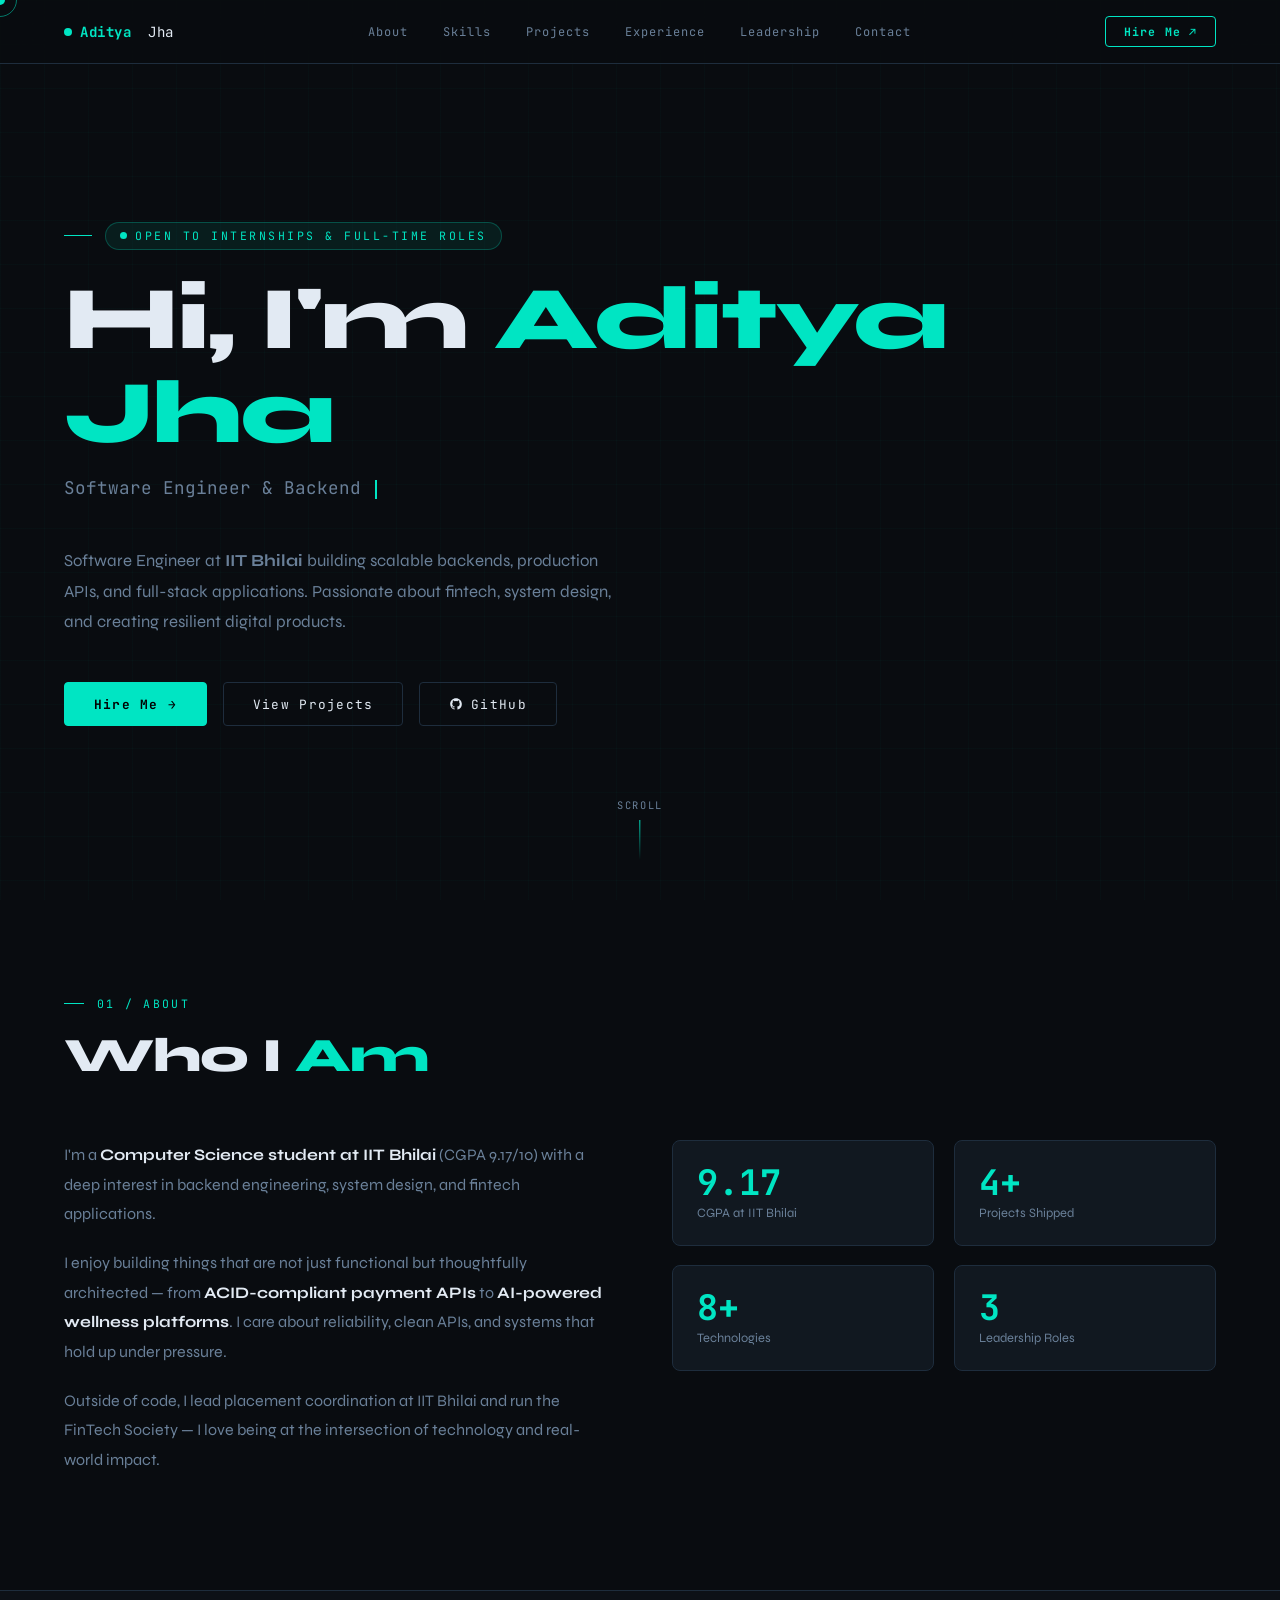
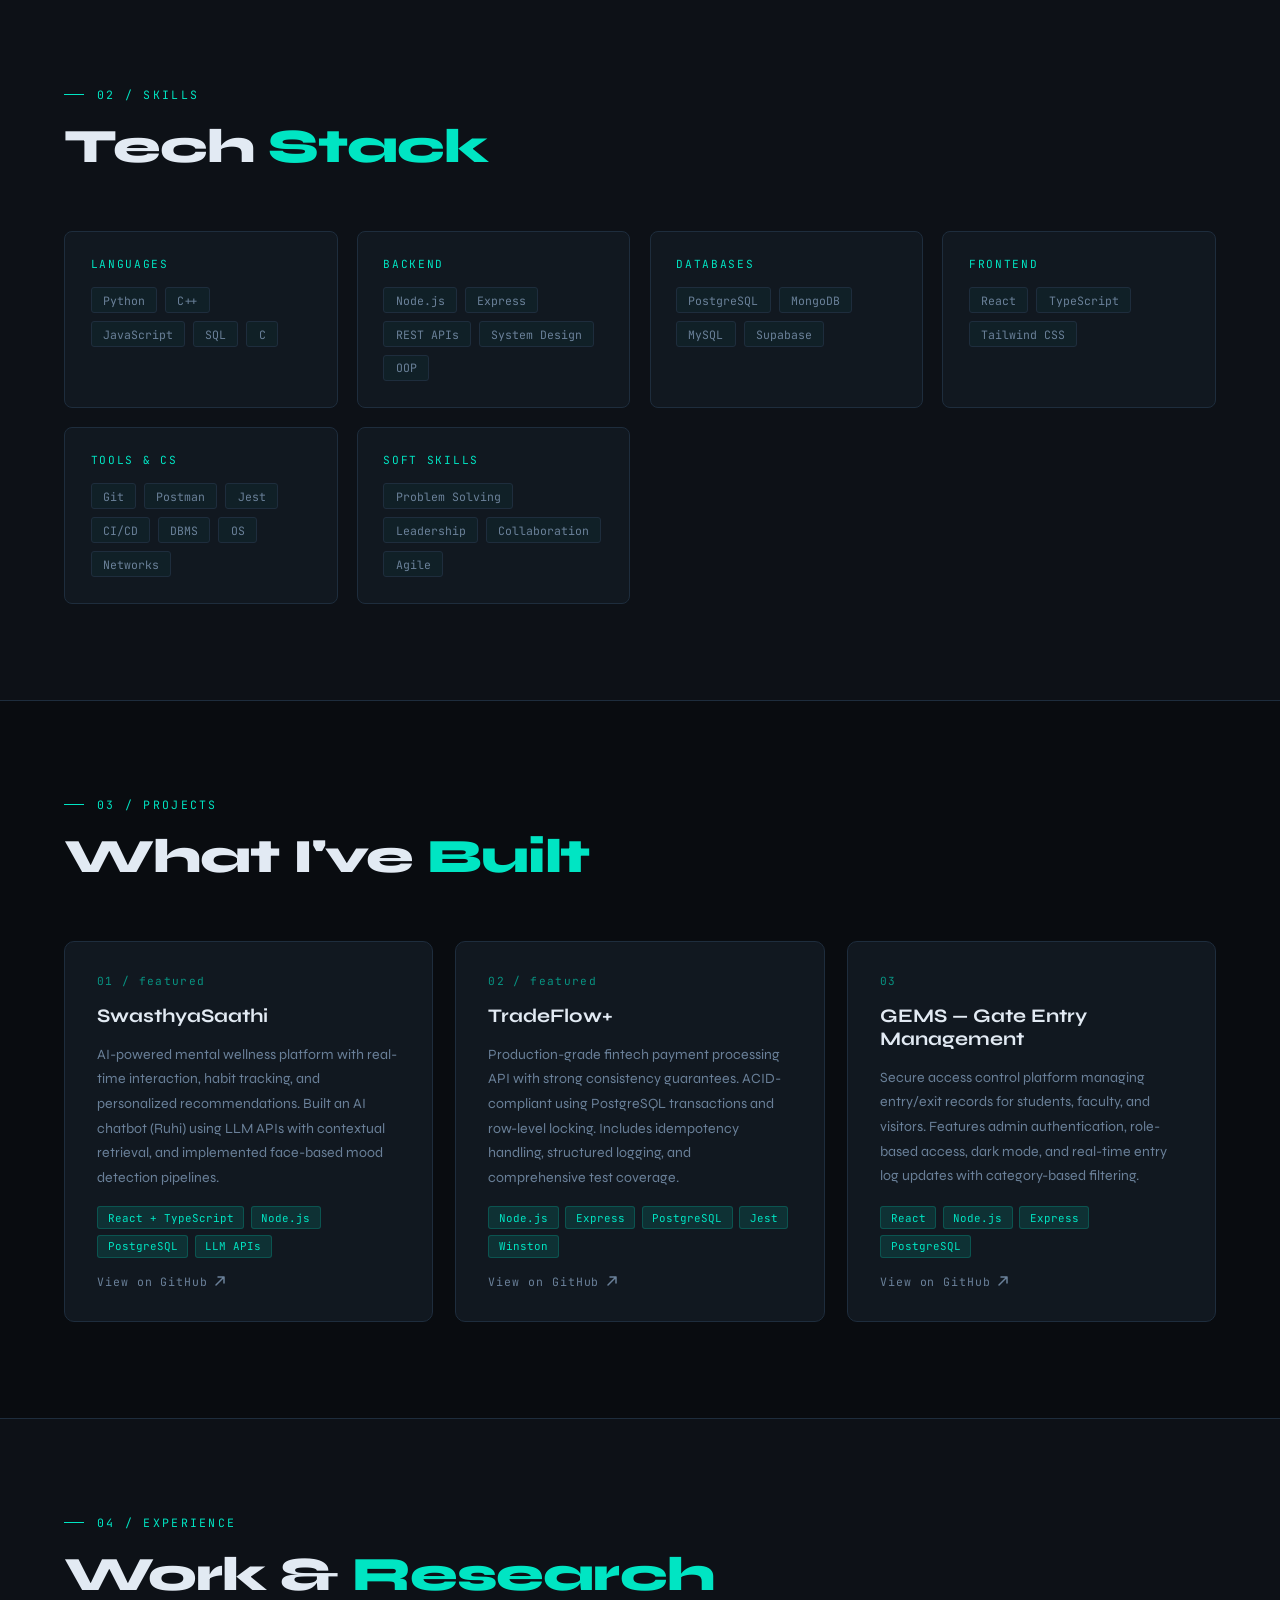
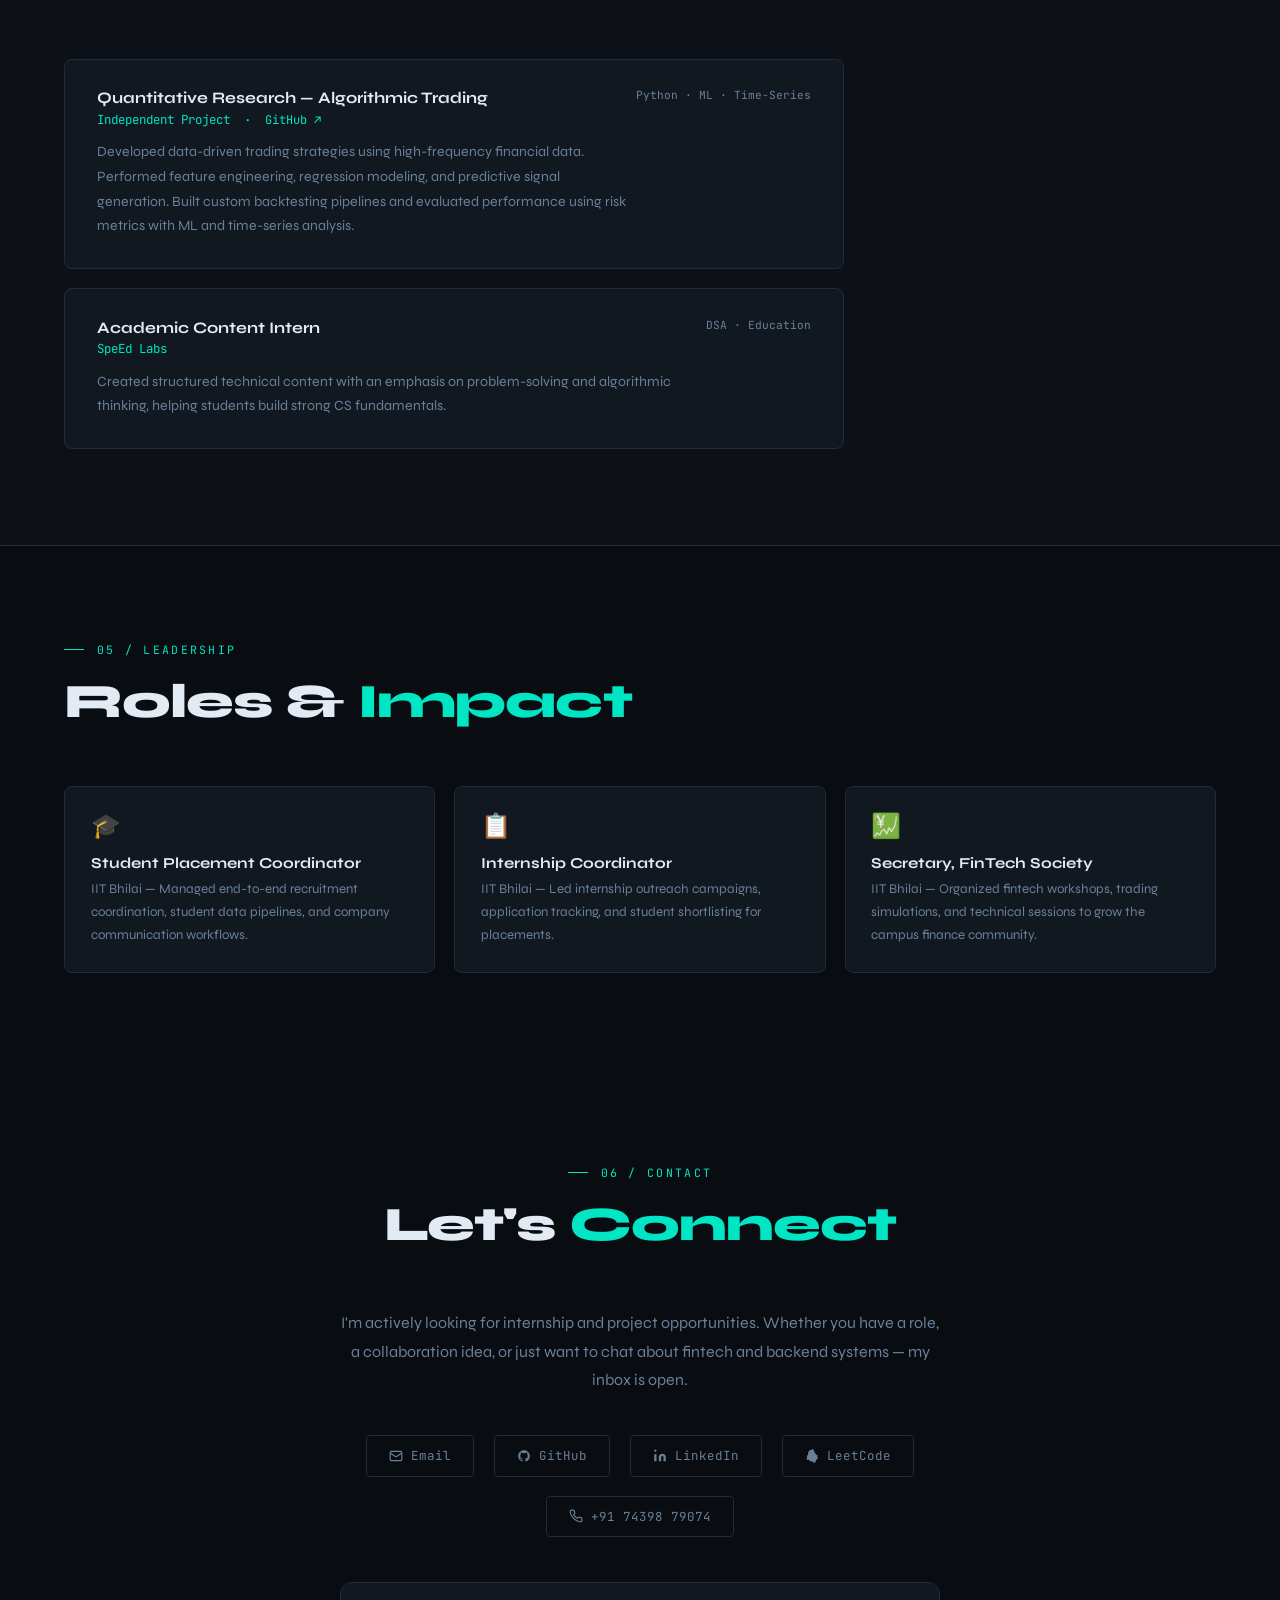
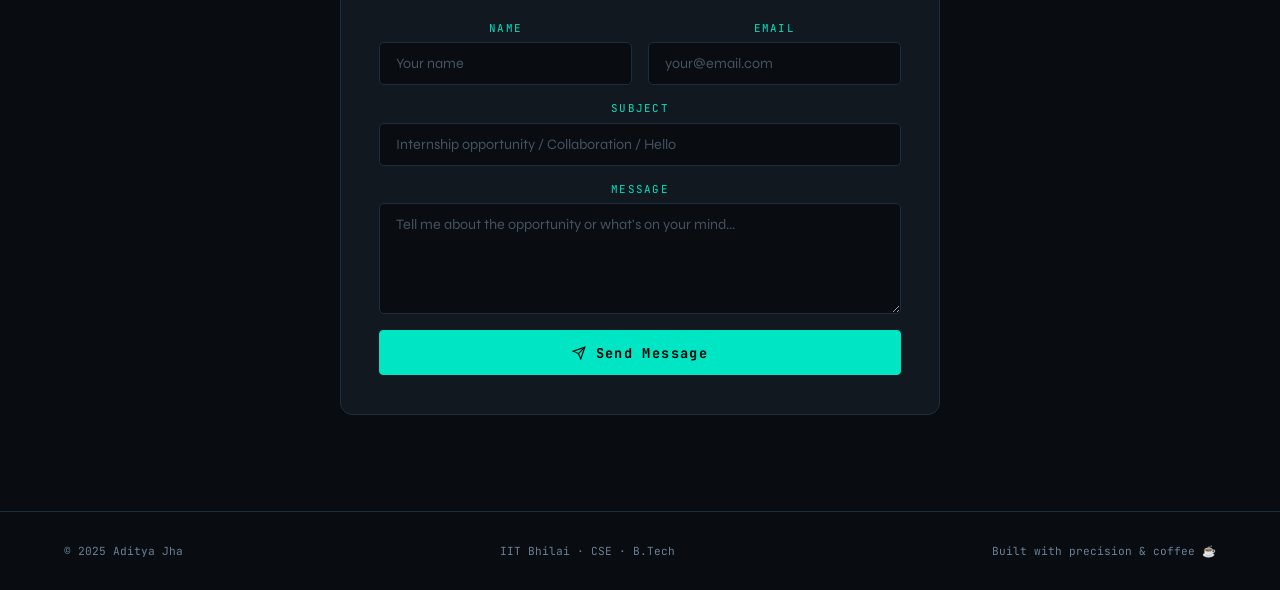
<file: portfolio.html>
<!DOCTYPE html>
<html lang="en">
<head>
<meta charset="UTF-8" />
<meta name="viewport" content="width=device-width, initial-scale=1.0"/>
<title>Aditya Jha — Software Engineer</title>
<link href="https://fonts.googleapis.com/css2?family=JetBrains+Mono:wght@300;400;500;700&family=Syne:wght@400;600;700;800&display=swap" rel="stylesheet"/>
<style>
  :root {
    --bg: #090c10;
    --bg2: #0d1117;
    --card: #111820;
    --border: #1e2d3d;
    --accent: #00e5c3;
    --accent2: #0ff;
    --accent-dim: rgba(0,229,195,0.12);
    --text: #e2eaf3;
    --muted: #6a8099;
    --mono: 'JetBrains Mono', monospace;
    --sans: 'Syne', sans-serif;
  }
  *, *::before, *::after { box-sizing: border-box; margin: 0; padding: 0; }
  html { scroll-behavior: smooth; }

  body {
    background: var(--bg);
    color: var(--text);
    font-family: var(--sans);
    overflow-x: hidden;
    cursor: none;
  }

  /* Custom cursor */
  .cursor {
    position: fixed; width: 10px; height: 10px;
    background: var(--accent); border-radius: 50%;
    pointer-events: none; z-index: 9999;
    transform: translate(-50%,-50%);
    transition: transform .1s, width .2s, height .2s, background .2s;
  }
  .cursor-ring {
    position: fixed; width: 34px; height: 34px;
    border: 1.5px solid var(--accent); border-radius: 50%;
    pointer-events: none; z-index: 9998;
    transform: translate(-50%,-50%);
    transition: transform .18s ease, width .2s, height .2s, opacity .2s;
    opacity: 0.5;
  }
  body:has(a:hover) .cursor { width: 16px; height: 16px; background: var(--accent2); }
  body:has(a:hover) .cursor-ring { width: 48px; height: 48px; opacity: 1; }

  /* Grid background */
  body::before {
    content: '';
    position: fixed; inset: 0;
    background-image:
      linear-gradient(rgba(0,229,195,0.025) 1px, transparent 1px),
      linear-gradient(90deg, rgba(0,229,195,0.025) 1px, transparent 1px);
    background-size: 44px 44px;
    pointer-events: none; z-index: 0;
  }

  /* NAV */
  nav {
    position: fixed; top: 0; left: 0; right: 0; z-index: 100;
    display: flex; align-items: center; justify-content: space-between;
    padding: 0 4rem; height: 64px;
    background: rgba(9,12,16,0.92);
    backdrop-filter: blur(20px);
    border-bottom: 1px solid var(--border);
    transition: box-shadow .3s;
  }
  nav.scrolled { box-shadow: 0 4px 40px rgba(0,0,0,.5); }
  .nav-logo {
    font-family: var(--mono); font-size: .88rem; color: var(--text);
    letter-spacing: .04em; text-decoration: none; display: flex; align-items: center; gap: .5rem;
  }
  .nav-logo .logo-dot { width: 8px; height: 8px; border-radius: 50%; background: var(--accent); display: inline-block; animation: pulse 2s ease-in-out infinite; }
  @keyframes pulse { 0%,100%{box-shadow:0 0 0 0 rgba(0,229,195,.5)} 50%{box-shadow:0 0 0 6px rgba(0,229,195,0)} }
  .nav-logo strong { color: var(--accent); }
  .nav-center { display: flex; gap: 0; list-style: none; }
  .nav-center a {
    font-family: var(--mono); font-size: .75rem; color: var(--muted);
    text-decoration: none; letter-spacing: .08em; padding: .5rem 1.1rem;
    border-radius: 4px; transition: color .2s, background .2s; display: block;
    position: relative;
  }
  .nav-center a::after {
    content: ''; position: absolute; bottom: 2px; left: 50%; transform: translateX(-50%);
    width: 0; height: 1.5px; background: var(--accent); transition: width .25s;
    border-radius: 2px;
  }
  .nav-center a:hover, .nav-center a.active { color: var(--text); }
  .nav-center a:hover::after, .nav-center a.active::after { width: calc(100% - 2.2rem); }
  .nav-center a.active { color: var(--accent); }
  .nav-right { display: flex; align-items: center; gap: 1rem; }
  .nav-hire {
    font-family: var(--mono); font-size: .72rem; font-weight: 700; letter-spacing: .1em;
    padding: .45rem 1.1rem; border-radius: 4px; border: 1.5px solid var(--accent);
    color: var(--accent); text-decoration: none; transition: all .2s;
  }
  .nav-hire:hover { background: var(--accent); color: #000; }

  /* HAMBURGER */
  .hamburger { display: none; flex-direction: column; gap: 5px; cursor: none; background: none; border: none; padding: 4px; }
  .hamburger span { display: block; width: 22px; height: 2px; background: var(--text); border-radius: 2px; transition: all .3s; }
  .hamburger.open span:nth-child(1) { transform: translateY(7px) rotate(45deg); }
  .hamburger.open span:nth-child(2) { opacity: 0; }
  .hamburger.open span:nth-child(3) { transform: translateY(-7px) rotate(-45deg); }

  /* MOBILE MENU */
  .mobile-menu {
    display: none; position: fixed; top: 64px; left: 0; right: 0;
    background: rgba(9,12,16,0.97); backdrop-filter: blur(20px);
    border-bottom: 1px solid var(--border); z-index: 99;
    flex-direction: column; padding: 1.5rem 2rem 2rem;
    gap: .2rem;
  }
  .mobile-menu.open { display: flex; }
  .mobile-menu a {
    font-family: var(--mono); font-size: .85rem; color: var(--muted);
    text-decoration: none; padding: .75rem 0; border-bottom: 1px solid var(--border);
    transition: color .2s; letter-spacing: .08em;
  }
  .mobile-menu a:last-child { border-bottom: none; margin-top: .5rem; color: var(--accent); }
  .mobile-menu a:hover { color: var(--accent); }


  /* HERO */
  .hero {
    min-height: 100vh; display: flex; align-items: center;
    padding: 7rem 4rem 4rem;
    position: relative; z-index: 1;
  }
  .hero-inner { max-width: 900px; }
  .hero-tag {
    font-family: var(--mono); font-size: .78rem; color: var(--accent);
    letter-spacing: .2em; text-transform: uppercase;
    margin-bottom: 1.4rem; display: flex; align-items: center; gap: .8rem;
  }
  .hero-tag::before {
    content: ''; display: block; width: 28px; height: 1px; background: var(--accent);
  }
  .hero h1 {
    font-size: clamp(3rem, 7vw, 6rem);
    font-weight: 800; line-height: 1.05;
    letter-spacing: -.02em;
    margin-bottom: 1rem;
  }
  .hero h1 .name-accent { color: var(--accent); }
  .hero-subtitle {
    font-family: var(--mono); font-size: clamp(.9rem, 1.8vw, 1.1rem);
    color: var(--muted); margin-bottom: 2.4rem;
    min-height: 1.8em;
  }
  .cursor-blink {
    display: inline-block; width: 2px; height: 1.1em;
    background: var(--accent); margin-left: 3px;
    vertical-align: middle; animation: blink 1s step-end infinite;
  }
  @keyframes blink { 50% { opacity: 0; } }

  .hero-desc {
    font-size: 1.05rem; color: var(--muted); max-width: 560px;
    line-height: 1.8; margin-bottom: 2.8rem;
  }
  .hero-cta { display: flex; gap: 1rem; flex-wrap: wrap; }
  .btn {
    font-family: var(--mono); font-size: .8rem; letter-spacing: .1em;
    padding: .8rem 1.8rem; border-radius: 4px; text-decoration: none;
    transition: all .22s; cursor: none;
  }
  .btn-primary {
    background: var(--accent); color: #000; font-weight: 700;
    border: 1.5px solid var(--accent);
  }
  .btn-primary:hover { background: transparent; color: var(--accent); }
  .btn-ghost {
    background: transparent; color: var(--text);
    border: 1.5px solid var(--border);
  }
  .btn-ghost:hover { border-color: var(--accent); color: var(--accent); }

  .hero-scroll {
    position: absolute; bottom: 2.5rem; left: 50%; transform: translateX(-50%);
    display: flex; flex-direction: column; align-items: center; gap: .5rem;
    font-family: var(--mono); font-size: .65rem; color: var(--muted); letter-spacing: .15em;
    animation: float 2.5s ease-in-out infinite;
  }
  .hero-scroll::after {
    content: ''; display: block; width: 1px; height: 40px;
    background: linear-gradient(to bottom, var(--accent), transparent);
  }
  @keyframes float { 0%,100%{transform:translateX(-50%) translateY(0)} 50%{transform:translateX(-50%) translateY(-8px)} }

  /* SECTION BASE */
  section { padding: 6rem 4rem; position: relative; z-index: 1; }
  .section-label {
    font-family: var(--mono); font-size: .72rem; color: var(--accent);
    letter-spacing: .2em; text-transform: uppercase;
    display: flex; align-items: center; gap: .8rem; margin-bottom: 1rem;
  }
  .section-label::before { content: ''; display: block; width: 20px; height: 1px; background: var(--accent); }
  .section-title {
    font-size: clamp(2rem, 4vw, 3rem); font-weight: 800;
    letter-spacing: -.02em; margin-bottom: 3.5rem;
  }
  .section-title span { color: var(--accent); }

  /* ABOUT */
  .about-grid {
    display: grid; grid-template-columns: 1fr 1fr; gap: 4rem; align-items: start;
  }
  .about-text p { color: var(--muted); line-height: 1.85; margin-bottom: 1.2rem; font-size: 1rem; }
  .about-text p strong { color: var(--text); }
  .about-stats {
    display: grid; grid-template-columns: 1fr 1fr; gap: 1.2rem;
  }
  .stat-card {
    background: var(--card); border: 1px solid var(--border);
    border-radius: 8px; padding: 1.5rem;
    transition: border-color .2s, transform .2s;
  }
  .stat-card:hover { border-color: var(--accent); transform: translateY(-3px); }
  .stat-num {
    font-family: var(--mono); font-size: 2.2rem; font-weight: 700;
    color: var(--accent); line-height: 1;
  }
  .stat-label { font-size: .8rem; color: var(--muted); margin-top: .3rem; }

  /* SKILLS */
  #skills { background: var(--bg2); border-top: 1px solid var(--border); border-bottom: 1px solid var(--border); }
  .skills-grid { display: grid; grid-template-columns: repeat(auto-fit, minmax(220px, 1fr)); gap: 1.2rem; }
  .skill-group {
    background: var(--card); border: 1px solid var(--border);
    border-radius: 8px; padding: 1.6rem;
    transition: border-color .2s, transform .2s;
  }
  .skill-group:hover { border-color: var(--accent); transform: translateY(-4px); }
  .skill-group-title {
    font-family: var(--mono); font-size: .7rem; color: var(--accent);
    letter-spacing: .15em; text-transform: uppercase; margin-bottom: 1rem;
  }
  .skill-tags { display: flex; flex-wrap: wrap; gap: .5rem; }
  .skill-tag {
    font-family: var(--mono); font-size: .72rem; padding: .28rem .7rem;
    border: 1px solid var(--border); border-radius: 3px; color: var(--muted);
    background: rgba(0,229,195,0.04); transition: all .15s;
  }
  .skill-group:hover .skill-tag { border-color: rgba(0,229,195,0.3); color: var(--text); }

  /* PROJECTS */
  .projects-grid { display: grid; grid-template-columns: repeat(auto-fit, minmax(340px, 1fr)); gap: 1.4rem; }
  .project-card {
    background: var(--card); border: 1px solid var(--border);
    border-radius: 10px; padding: 2rem; position: relative; overflow: hidden;
    transition: border-color .25s, transform .25s;
    display: flex; flex-direction: column; gap: 1rem;
  }
  .project-card::before {
    content: ''; position: absolute; top: 0; left: 0; right: 0; height: 2px;
    background: linear-gradient(90deg, transparent, var(--accent), transparent);
    opacity: 0; transition: opacity .3s;
  }
  .project-card:hover { border-color: rgba(0,229,195,0.4); transform: translateY(-6px); }
  .project-card:hover::before { opacity: 1; }
  .project-num {
    font-family: var(--mono); font-size: .7rem; color: var(--accent);
    letter-spacing: .12em; opacity: .6;
  }
  .project-title { font-size: 1.2rem; font-weight: 700; color: var(--text); }
  .project-desc { font-size: .88rem; color: var(--muted); line-height: 1.75; flex: 1; }
  .project-stack { display: flex; flex-wrap: wrap; gap: .4rem; }
  .stack-tag {
    font-family: var(--mono); font-size: .68rem;
    padding: .2rem .6rem; border-radius: 3px;
    background: var(--accent-dim); color: var(--accent);
    border: 1px solid rgba(0,229,195,0.2);
  }
  .project-link {
    font-family: var(--mono); font-size: .72rem; color: var(--muted);
    text-decoration: none; letter-spacing: .08em;
    display: inline-flex; align-items: center; gap: .4rem;
    transition: color .2s;
  }
  .project-link:hover { color: var(--accent); }
  .project-link svg { transition: transform .2s; }
  .project-link:hover svg { transform: translate(3px,-3px); }

  /* EXPERIENCE */
  #experience { background: var(--bg2); border-top: 1px solid var(--border); border-bottom: 1px solid var(--border); }
  .exp-list { display: flex; flex-direction: column; gap: 1.2rem; max-width: 780px; }
  .exp-card {
    background: var(--card); border: 1px solid var(--border);
    border-radius: 8px; padding: 1.8rem 2rem;
    display: grid; grid-template-columns: 1fr auto;
    gap: .5rem; align-items: start;
    transition: border-color .2s, transform .2s;
  }
  .exp-card:hover { border-color: var(--accent); transform: translateX(6px); }
  .exp-role { font-size: 1rem; font-weight: 700; }
  .exp-org { font-family: var(--mono); font-size: .78rem; color: var(--accent); margin-top: .2rem; }
  .exp-desc { font-size: .88rem; color: var(--muted); line-height: 1.75; margin-top: .8rem; grid-column: 1/-1; }
  .exp-stack { font-family: var(--mono); font-size: .7rem; color: var(--muted); text-align: right; }

  /* LEADERSHIP */
  .lead-grid { display: grid; grid-template-columns: repeat(auto-fit, minmax(260px, 1fr)); gap: 1.2rem; }
  .lead-card {
    background: var(--card); border: 1px solid var(--border);
    border-radius: 8px; padding: 1.6rem;
    transition: border-color .2s, transform .2s;
  }
  .lead-card:hover { border-color: var(--accent); transform: translateY(-3px); }
  .lead-icon { font-size: 1.5rem; margin-bottom: .8rem; }
  .lead-title { font-size: .95rem; font-weight: 700; margin-bottom: .4rem; }
  .lead-desc { font-size: .83rem; color: var(--muted); line-height: 1.7; }

  /* CONTACT */
  #contact { text-align: center; }
  .contact-inner { max-width: 600px; margin: 0 auto; }
  .contact-inner p { color: var(--muted); margin-bottom: 2.5rem; line-height: 1.8; }
  .contact-links { display: flex; justify-content: center; gap: 1.2rem; flex-wrap: wrap; }
  .contact-link {
    font-family: var(--mono); font-size: .78rem; color: var(--muted);
    text-decoration: none; letter-spacing: .08em;
    padding: .7rem 1.4rem; border: 1px solid var(--border); border-radius: 4px;
    transition: all .2s; display: flex; align-items: center; gap: .5rem;
  }
  .contact-link:hover { border-color: var(--accent); color: var(--accent); }

  /* FORMSPREE FORM */
  .formspree-wrap {
    max-width: 640px; margin: 0 auto;
    background: var(--card); border: 1px solid var(--border);
    border-radius: 12px; padding: 2.4rem;
  }
  .form-row { display: grid; grid-template-columns: 1fr 1fr; gap: 1rem; }
  .form-group { display: flex; flex-direction: column; gap: .45rem; margin-bottom: 1rem; }
  .form-group label {
    font-family: var(--mono); font-size: .68rem; color: var(--accent);
    letter-spacing: .12em; text-transform: uppercase;
  }
  .form-group input, .form-group textarea {
    background: var(--bg); border: 1px solid var(--border);
    border-radius: 5px; padding: .75rem 1rem;
    color: var(--text); font-family: var(--sans); font-size: .9rem;
    outline: none; transition: border-color .2s;
    resize: vertical;
  }
  .form-group input::placeholder, .form-group textarea::placeholder { color: var(--muted); opacity: .6; }
  .form-group input:focus, .form-group textarea:focus { border-color: var(--accent); }
  #submit-btn { margin-top: .5rem; cursor: none; }
  #submit-btn:disabled { opacity: .6; }
  @media(max-width: 600px) { .form-row { grid-template-columns: 1fr; } }


  footer {
    border-top: 1px solid var(--border); padding: 2rem 4rem;
    display: flex; justify-content: space-between; align-items: center;
    font-family: var(--mono); font-size: .7rem; color: var(--muted);
    position: relative; z-index: 1;
  }

  /* REVEAL ANIMATION */
  .reveal {
    opacity: 0; transform: translateY(28px);
    transition: opacity .65s ease, transform .65s ease;
  }
  .reveal.visible { opacity: 1; transform: none; }

  /* MOBILE */
  @media(max-width: 768px) {
    nav { padding: 0 1.5rem; }
    .nav-center, .nav-hire { display: none; }
    .hamburger { display: flex; }
    section { padding: 4rem 1.5rem; }
    .hero { padding: 6rem 1.5rem 4rem; }
    .about-grid { grid-template-columns: 1fr; gap: 2rem; }
    footer { flex-direction: column; gap: .8rem; text-align: center; }
    .form-row { grid-template-columns: 1fr; }
  }
</style>
</head>
<body>

<div class="cursor" id="cursor"></div>
<div class="cursor-ring" id="cursorRing"></div>

<!-- NAV -->
<nav id="navbar">
  <a href="#" class="nav-logo"><span class="logo-dot"></span> <strong>Aditya</strong>&nbsp;Jha</a>
  <ul class="nav-center">
    <li><a href="#about" class="nav-link">About</a></li>
    <li><a href="#skills" class="nav-link">Skills</a></li>
    <li><a href="#projects" class="nav-link">Projects</a></li>
    <li><a href="#experience" class="nav-link">Experience</a></li>
    <li><a href="#leadership" class="nav-link">Leadership</a></li>
    <li><a href="#contact" class="nav-link">Contact</a></li>
  </ul>
  <div class="nav-right">
    <a href="mailto:aaditya.jha2111@gmail.com" class="nav-hire">Hire Me ↗</a>
    <button class="hamburger" id="hamburger" aria-label="Menu">
      <span></span><span></span><span></span>
    </button>
  </div>
</nav>

<!-- MOBILE MENU -->
<div class="mobile-menu" id="mobileMenu">
  <a href="#about" class="mob-link">About</a>
  <a href="#skills" class="mob-link">Skills</a>
  <a href="#projects" class="mob-link">Projects</a>
  <a href="#experience" class="mob-link">Experience</a>
  <a href="#leadership" class="mob-link">Leadership</a>
  <a href="#contact" class="mob-link">Contact</a>
  <a href="mailto:aaditya.jha2111@gmail.com">Hire Me ↗</a>
</div>

<!-- HERO -->
<section class="hero">
  <div class="hero-inner">
    <div class="hero-tag">
      <span style="display:inline-flex;align-items:center;gap:.5rem;background:rgba(0,229,195,0.08);border:1px solid rgba(0,229,195,0.25);padding:.35rem .9rem;border-radius:20px;font-size:.72rem;">
        <span style="width:7px;height:7px;border-radius:50%;background:var(--accent);animation:pulse 2s infinite;flex-shrink:0;"></span>
        Open to Internships &amp; Full-Time Roles
      </span>
    </div>
    <h1>Hi, I'm <span class="name-accent">Aditya Jha</span></h1>
    <div class="hero-subtitle" id="typewriter"><span class="cursor-blink"></span></div>
    <p class="hero-desc">
      Software Engineer at <strong>IIT Bhilai</strong> building scalable backends, production APIs, and full-stack applications. Passionate about fintech, system design, and creating resilient digital products.
    </p>
    <div class="hero-cta">
      <a href="mailto:aaditya.jha2111@gmail.com" class="btn btn-primary">Hire Me →</a>
      <a href="#projects" class="btn btn-ghost">View Projects</a>
      <a href="https://github.com/Aj1359" target="_blank" rel="noopener" class="btn btn-ghost" style="display:inline-flex;align-items:center;gap:.5rem;">
        <svg width="14" height="14" viewBox="0 0 24 24" fill="currentColor"><path d="M12 2C6.477 2 2 6.484 2 12.017c0 4.425 2.865 8.18 6.839 9.504.5.092.682-.217.682-.483 0-.237-.008-.868-.013-1.703-2.782.605-3.369-1.343-3.369-1.343-.454-1.158-1.11-1.466-1.11-1.466-.908-.62.069-.608.069-.608 1.003.07 1.531 1.032 1.531 1.032.892 1.53 2.341 1.088 2.91.832.092-.647.35-1.088.636-1.338-2.22-.253-4.555-1.113-4.555-4.951 0-1.093.39-1.988 1.029-2.688-.103-.253-.446-1.272.098-2.65 0 0 .84-.27 2.75 1.026A9.564 9.564 0 0 1 12 6.844a9.59 9.59 0 0 1 2.504.337c1.909-1.296 2.747-1.027 2.747-1.027.546 1.379.202 2.398.1 2.651.64.7 1.028 1.595 1.028 2.688 0 3.848-2.339 4.695-4.566 4.943.359.309.678.92.678 1.855 0 1.338-.012 2.419-.012 2.747 0 .268.18.58.688.482A10.02 10.02 0 0 0 22 12.017C22 6.484 17.522 2 12 2z"/></svg>
        GitHub
      </a>
    </div>
  </div>
  <div class="hero-scroll">SCROLL</div>
</section>

<!-- ABOUT -->
<section id="about">
  <div class="section-label">01 / about</div>
  <div class="section-title">Who I <span>Am</span></div>
  <div class="about-grid">
    <div class="about-text reveal">
      <p>I'm a <strong>Computer Science student at IIT Bhilai</strong> (CGPA 9.17/10) with a deep interest in backend engineering, system design, and fintech applications.</p>
      <p>I enjoy building things that are not just functional but thoughtfully architected — from <strong>ACID-compliant payment APIs</strong> to <strong>AI-powered wellness platforms</strong>. I care about reliability, clean APIs, and systems that hold up under pressure.</p>
      <p>Outside of code, I lead placement coordination at IIT Bhilai and run the FinTech Society — I love being at the intersection of technology and real-world impact.</p>
    </div>
    <div class="about-stats reveal">
      <div class="stat-card">
        <div class="stat-num">9.17</div>
        <div class="stat-label">CGPA at IIT Bhilai</div>
      </div>
      <div class="stat-card">
        <div class="stat-num">4+</div>
        <div class="stat-label">Projects Shipped</div>
      </div>
      <div class="stat-card">
        <div class="stat-num">8+</div>
        <div class="stat-label">Technologies</div>
      </div>
      <div class="stat-card">
        <div class="stat-num">3</div>
        <div class="stat-label">Leadership Roles</div>
      </div>
    </div>
  </div>
</section>

<!-- SKILLS -->
<section id="skills">
  <div class="section-label">02 / skills</div>
  <div class="section-title">Tech <span>Stack</span></div>
  <div class="skills-grid">
    <div class="skill-group reveal">
      <div class="skill-group-title">Languages</div>
      <div class="skill-tags">
        <span class="skill-tag">Python</span>
        <span class="skill-tag">C++</span>
        <span class="skill-tag">JavaScript</span>
        <span class="skill-tag">SQL</span>
        <span class="skill-tag">C</span>
      </div>
    </div>
    <div class="skill-group reveal">
      <div class="skill-group-title">Backend</div>
      <div class="skill-tags">
        <span class="skill-tag">Node.js</span>
        <span class="skill-tag">Express</span>
        <span class="skill-tag">REST APIs</span>
        <span class="skill-tag">System Design</span>
        <span class="skill-tag">OOP</span>
      </div>
    </div>
    <div class="skill-group reveal">
      <div class="skill-group-title">Databases</div>
      <div class="skill-tags">
        <span class="skill-tag">PostgreSQL</span>
        <span class="skill-tag">MongoDB</span>
        <span class="skill-tag">MySQL</span>
        <span class="skill-tag">Supabase</span>
      </div>
    </div>
    <div class="skill-group reveal">
      <div class="skill-group-title">Frontend</div>
      <div class="skill-tags">
        <span class="skill-tag">React</span>
        <span class="skill-tag">TypeScript</span>
        <span class="skill-tag">Tailwind CSS</span>
      </div>
    </div>
    <div class="skill-group reveal">
      <div class="skill-group-title">Tools & CS</div>
      <div class="skill-tags">
        <span class="skill-tag">Git</span>
        <span class="skill-tag">Postman</span>
        <span class="skill-tag">Jest</span>
        <span class="skill-tag">CI/CD</span>
        <span class="skill-tag">DBMS</span>
        <span class="skill-tag">OS</span>
        <span class="skill-tag">Networks</span>
      </div>
    </div>
    <div class="skill-group reveal">
      <div class="skill-group-title">Soft Skills</div>
      <div class="skill-tags">
        <span class="skill-tag">Problem Solving</span>
        <span class="skill-tag">Leadership</span>
        <span class="skill-tag">Collaboration</span>
        <span class="skill-tag">Agile</span>
      </div>
    </div>
  </div>
</section>

<!-- PROJECTS -->
<section id="projects">
  <div class="section-label">03 / projects</div>
  <div class="section-title">What I've <span>Built</span></div>
  <div class="projects-grid">
    <div class="project-card reveal">
      <div class="project-num">01 / featured</div>
      <div class="project-title">SwasthyaSaathi</div>
      <div class="project-desc">AI-powered mental wellness platform with real-time interaction, habit tracking, and personalized recommendations. Built an AI chatbot (Ruhi) using LLM APIs with contextual retrieval, and implemented face-based mood detection pipelines.</div>
      <div class="project-stack">
        <span class="stack-tag">React + TypeScript</span>
        <span class="stack-tag">Node.js</span>
        <span class="stack-tag">PostgreSQL</span>
        <span class="stack-tag">LLM APIs</span>
      </div>
      <a href="https://github.com/Aj1359/Swasthya-saathi" target="_blank" rel="noopener" class="project-link">View on GitHub <svg width="12" height="12" viewBox="0 0 12 12" fill="none"><path d="M2 10L10 2M10 2H4M10 2V8" stroke="currentColor" stroke-width="1.5" stroke-linecap="round" stroke-linejoin="round"/></svg></a>
    </div>
    <div class="project-card reveal">
      <div class="project-num">02 / featured</div>
      <div class="project-title">TradeFlow+</div>
      <div class="project-desc">Production-grade fintech payment processing API with strong consistency guarantees. ACID-compliant using PostgreSQL transactions and row-level locking. Includes idempotency handling, structured logging, and comprehensive test coverage.</div>
      <div class="project-stack">
        <span class="stack-tag">Node.js</span>
        <span class="stack-tag">Express</span>
        <span class="stack-tag">PostgreSQL</span>
        <span class="stack-tag">Jest</span>
        <span class="stack-tag">Winston</span>
      </div>
      <a href="https://github.com/Aj1359/TradeFlow" target="_blank" rel="noopener" class="project-link">View on GitHub <svg width="12" height="12" viewBox="0 0 12 12" fill="none"><path d="M2 10L10 2M10 2H4M10 2V8" stroke="currentColor" stroke-width="1.5" stroke-linecap="round" stroke-linejoin="round"/></svg></a>
    </div>
    <div class="project-card reveal">
      <div class="project-num">03</div>
      <div class="project-title">GEMS — Gate Entry Management</div>
      <div class="project-desc">Secure access control platform managing entry/exit records for students, faculty, and visitors. Features admin authentication, role-based access, dark mode, and real-time entry log updates with category-based filtering.</div>
      <div class="project-stack">
        <span class="stack-tag">React</span>
        <span class="stack-tag">Node.js</span>
        <span class="stack-tag">Express</span>
        <span class="stack-tag">PostgreSQL</span>
      </div>
      <a href="https://github.com/Aj1359/Gate-Entry-Mangement-System-GEMS" target="_blank" rel="noopener" class="project-link">View on GitHub <svg width="12" height="12" viewBox="0 0 12 12" fill="none"><path d="M2 10L10 2M10 2H4M10 2V8" stroke="currentColor" stroke-width="1.5" stroke-linecap="round" stroke-linejoin="round"/></svg></a>
    </div>
  </div>
</section>

<!-- EXPERIENCE -->
<section id="experience">
  <div class="section-label">04 / experience</div>
  <div class="section-title">Work & <span>Research</span></div>
  <div class="exp-list">
    <div class="exp-card reveal">
      <div>
        <div class="exp-role">Quantitative Research — Algorithmic Trading</div>
        <div class="exp-org">Independent Project &nbsp;·&nbsp; <a href="https://github.com/Aj1359/Quant-HP1" target="_blank" rel="noopener" style="color:var(--accent);text-decoration:none;font-size:.75rem;">GitHub ↗</a></div>
        <div class="exp-desc">Developed data-driven trading strategies using high-frequency financial data. Performed feature engineering, regression modeling, and predictive signal generation. Built custom backtesting pipelines and evaluated performance using risk metrics with ML and time-series analysis.</div>
      </div>
      <div class="exp-stack">Python · ML · Time-Series</div>
    </div>
    <div class="exp-card reveal">
      <div>
        <div class="exp-role">Academic Content Intern</div>
        <div class="exp-org">SpeEd Labs</div>
        <div class="exp-desc">Created structured technical content with an emphasis on problem-solving and algorithmic thinking, helping students build strong CS fundamentals.</div>
      </div>
      <div class="exp-stack">DSA · Education</div>
    </div>
  </div>
</section>

<!-- LEADERSHIP -->
<section id="leadership">
  <div class="section-label">05 / leadership</div>
  <div class="section-title">Roles & <span>Impact</span></div>
  <div class="lead-grid">
    <div class="lead-card reveal">
      <div class="lead-icon">🎓</div>
      <div class="lead-title">Student Placement Coordinator</div>
      <div class="lead-desc">IIT Bhilai — Managed end-to-end recruitment coordination, student data pipelines, and company communication workflows.</div>
    </div>
    <div class="lead-card reveal">
      <div class="lead-icon">📋</div>
      <div class="lead-title">Internship Coordinator</div>
      <div class="lead-desc">IIT Bhilai — Led internship outreach campaigns, application tracking, and student shortlisting for placements.</div>
    </div>
    <div class="lead-card reveal">
      <div class="lead-icon">💹</div>
      <div class="lead-title">Secretary, FinTech Society</div>
      <div class="lead-desc">IIT Bhilai — Organized fintech workshops, trading simulations, and technical sessions to grow the campus finance community.</div>
    </div>
  </div>
</section>

<!-- CONTACT -->
<section id="contact">
  <div class="contact-inner">
    <div class="section-label" style="justify-content:center">06 / contact</div>
    <div class="section-title">Let's <span>Connect</span></div>
    <p>I'm actively looking for internship and project opportunities. Whether you have a role, a collaboration idea, or just want to chat about fintech and backend systems — my inbox is open.</p>

    <!-- Social links row -->
    <div class="contact-links" style="margin-bottom:2.8rem">
      <a href="mailto:aaditya.jha2111@gmail.com" class="contact-link">
        <svg width="14" height="14" viewBox="0 0 24 24" fill="none" stroke="currentColor" stroke-width="2"><rect x="2" y="4" width="20" height="16" rx="2"/><path d="m22 7-8.97 5.7a1.94 1.94 0 0 1-2.06 0L2 7"/></svg>
        Email
      </a>
      <a href="https://github.com/Aj1359" target="_blank" rel="noopener" class="contact-link">
        <svg width="14" height="14" viewBox="0 0 24 24" fill="currentColor"><path d="M12 2C6.477 2 2 6.484 2 12.017c0 4.425 2.865 8.18 6.839 9.504.5.092.682-.217.682-.483 0-.237-.008-.868-.013-1.703-2.782.605-3.369-1.343-3.369-1.343-.454-1.158-1.11-1.466-1.11-1.466-.908-.62.069-.608.069-.608 1.003.07 1.531 1.032 1.531 1.032.892 1.53 2.341 1.088 2.91.832.092-.647.35-1.088.636-1.338-2.22-.253-4.555-1.113-4.555-4.951 0-1.093.39-1.988 1.029-2.688-.103-.253-.446-1.272.098-2.65 0 0 .84-.27 2.75 1.026A9.564 9.564 0 0 1 12 6.844a9.59 9.59 0 0 1 2.504.337c1.909-1.296 2.747-1.027 2.747-1.027.546 1.379.202 2.398.1 2.651.64.7 1.028 1.595 1.028 2.688 0 3.848-2.339 4.695-4.566 4.943.359.309.678.92.678 1.855 0 1.338-.012 2.419-.012 2.747 0 .268.18.58.688.482A10.02 10.02 0 0 0 22 12.017C22 6.484 17.522 2 12 2z"/></svg>
        GitHub
      </a>
      <a href="https://www.linkedin.com/in/aditya-jha12" target="_blank" rel="noopener" class="contact-link">
        <svg width="14" height="14" viewBox="0 0 24 24" fill="currentColor"><path d="M16 8a6 6 0 0 1 6 6v7h-4v-7a2 2 0 0 0-2-2 2 2 0 0 0-2 2v7h-4v-7a6 6 0 0 1 6-6zM2 9h4v12H2zm2-4a2 2 0 1 1 0-4 2 2 0 0 1 0 4z"/></svg>
        LinkedIn
      </a>
      <a href="https://leetcode.com/u/Tg30AiIl1z/" target="_blank" rel="noopener" class="contact-link">
        <svg width="14" height="14" viewBox="0 0 24 24" fill="currentColor"><path d="m13.483 0-1.374.372L10 2.18 9.875 2l-2.735.74L5.874 5.67l.005.005L5 8.12 5.8 9l-3 3.5L4.2 14l-1.9 3 1.8 2 2.5-1 1 1.5L10 21.5l2.5-.5L15 24l3-1.5.5-3 1.5-1.5L22 17l-1-3.5 1-1.5-1.5-2-1 .5-.5-1.5L17 7l-2-5z"/></svg>
        LeetCode
      </a>
      <a href="tel:+917439879074" class="contact-link">
        <svg width="14" height="14" viewBox="0 0 24 24" fill="none" stroke="currentColor" stroke-width="2"><path d="M22 16.92v3a2 2 0 0 1-2.18 2 19.79 19.79 0 0 1-8.63-3.07 19.5 19.5 0 0 1-6-6 19.79 19.79 0 0 1-3.07-8.67A2 2 0 0 1 4.11 2h3a2 2 0 0 1 2 1.72c.127.96.361 1.903.7 2.81a2 2 0 0 1-.45 2.11L8.09 9.91a16 16 0 0 0 6 6l1.27-1.27a2 2 0 0 1 2.11-.45c.907.339 1.85.573 2.81.7A2 2 0 0 1 22 16.92z"/></svg>
        +91 74398 79074
      </a>
    </div>

    <!-- Formspree Contact Form -->
    <div class="formspree-wrap reveal">
      <div id="form-success" style="display:none; text-align:center; padding:2rem; color:var(--accent); font-family:var(--mono); font-size:.9rem; letter-spacing:.05em;">
        ✓ Message sent! I'll get back to you soon.
      </div>
      <form id="contact-form" action="https://formspree.io/f/mbdpgbdb" method="POST">
        <div class="form-row">
          <div class="form-group">
            <label for="name">Name</label>
            <input type="text" id="name" name="name" placeholder="Your name" required />
          </div>
          <div class="form-group">
            <label for="email">Email</label>
            <input type="email" id="email" name="email" placeholder="your@email.com" required />
          </div>
        </div>
        <div class="form-group">
          <label for="subject">Subject</label>
          <input type="text" id="subject" name="subject" placeholder="Internship opportunity / Collaboration / Hello" required />
        </div>
        <div class="form-group">
          <label for="message">Message</label>
          <textarea id="message" name="message" rows="5" placeholder="Tell me about the opportunity or what's on your mind..." required></textarea>
        </div>
        <button type="submit" class="btn btn-primary" id="submit-btn" style="width:100%;justify-content:center;display:flex;align-items:center;gap:.6rem;font-size:.85rem;">
          <svg width="14" height="14" viewBox="0 0 24 24" fill="none" stroke="currentColor" stroke-width="2"><line x1="22" y1="2" x2="11" y2="13"/><polygon points="22 2 15 22 11 13 2 9 22 2"/></svg>
          Send Message
        </button>
      </form>
    </div>
  </div>
</section>

<!-- FOOTER -->
<footer>
  <span>© 2025 Aditya Jha</span>
  <span>IIT Bhilai · CSE · B.Tech</span>
  <span>Built with precision & coffee ☕</span>
</footer>

<script>
  // Custom cursor
  const cursor = document.getElementById('cursor');
  const ring = document.getElementById('cursorRing');
  let mx = 0, my = 0, rx = 0, ry = 0;
  document.addEventListener('mousemove', e => { mx = e.clientX; my = e.clientY; });
  function animCursor() {
    cursor.style.left = mx + 'px'; cursor.style.top = my + 'px';
    rx += (mx - rx) * 0.15; ry += (my - ry) * 0.15;
    ring.style.left = rx + 'px'; ring.style.top = ry + 'px';
    requestAnimationFrame(animCursor);
  }
  animCursor();

  // Typewriter
  const phrases = [
    'Software Engineer & Backend Developer',
    'Full-Stack Builder @ IIT Bhilai',
    'Fintech & System Design Enthusiast',
    'API Architect & Problem Solver',
  ];
  let pi = 0, ci = 0, deleting = false;
  const tw = document.getElementById('typewriter');
  function type() {
    const phrase = phrases[pi];
    if (!deleting) {
      ci++;
      tw.innerHTML = phrase.slice(0, ci) + '<span class="cursor-blink"></span>';
      if (ci === phrase.length) { deleting = true; setTimeout(type, 2000); return; }
    } else {
      ci--;
      tw.innerHTML = phrase.slice(0, ci) + '<span class="cursor-blink"></span>';
      if (ci === 0) { deleting = false; pi = (pi + 1) % phrases.length; }
    }
    setTimeout(type, deleting ? 40 : 70);
  }
  type();

  // Formspree AJAX submission
  const form = document.getElementById('contact-form');
  const successMsg = document.getElementById('form-success');
  const submitBtn = document.getElementById('submit-btn');
  if (form) {
    form.addEventListener('submit', async e => {
      e.preventDefault();
      submitBtn.disabled = true;
      submitBtn.innerHTML = '⏳ Sending...';
      const data = new FormData(form);
      try {
        const res = await fetch(form.action, {
          method: 'POST', body: data,
          headers: { 'Accept': 'application/json' }
        });
        if (res.ok) {
          form.style.display = 'none';
          successMsg.style.display = 'block';
        } else {
          submitBtn.disabled = false;
          submitBtn.innerHTML = '✕ Failed — try again';
        }
      } catch {
        submitBtn.disabled = false;
        submitBtn.innerHTML = '✕ Network error — try again';
      }
    });
  }

  // Navbar scroll shadow + active link tracking
  const navbar = document.getElementById('navbar');
  const sections = document.querySelectorAll('section[id]');
  const navLinks = document.querySelectorAll('.nav-link');
  window.addEventListener('scroll', () => {
    navbar.classList.toggle('scrolled', window.scrollY > 20);
    let current = '';
    sections.forEach(sec => {
      if (window.scrollY >= sec.offsetTop - 120) current = sec.id;
    });
    navLinks.forEach(a => {
      a.classList.toggle('active', a.getAttribute('href') === '#' + current);
    });
  });

  // Hamburger menu
  const hamburger = document.getElementById('hamburger');
  const mobileMenu = document.getElementById('mobileMenu');
  hamburger.addEventListener('click', () => {
    hamburger.classList.toggle('open');
    mobileMenu.classList.toggle('open');
  });
  document.querySelectorAll('.mob-link').forEach(a => {
    a.addEventListener('click', () => {
      hamburger.classList.remove('open');
      mobileMenu.classList.remove('open');
    });
  });

  const reveals = document.querySelectorAll('.reveal');
  const observer = new IntersectionObserver(entries => {
    entries.forEach((e, i) => {
      if (e.isIntersecting) {
        setTimeout(() => e.target.classList.add('visible'), i * 80);
        observer.unobserve(e.target);
      }
    });
  }, { threshold: 0.12 });
  reveals.forEach(el => observer.observe(el));
</script>
</body>
</html>
</file>
